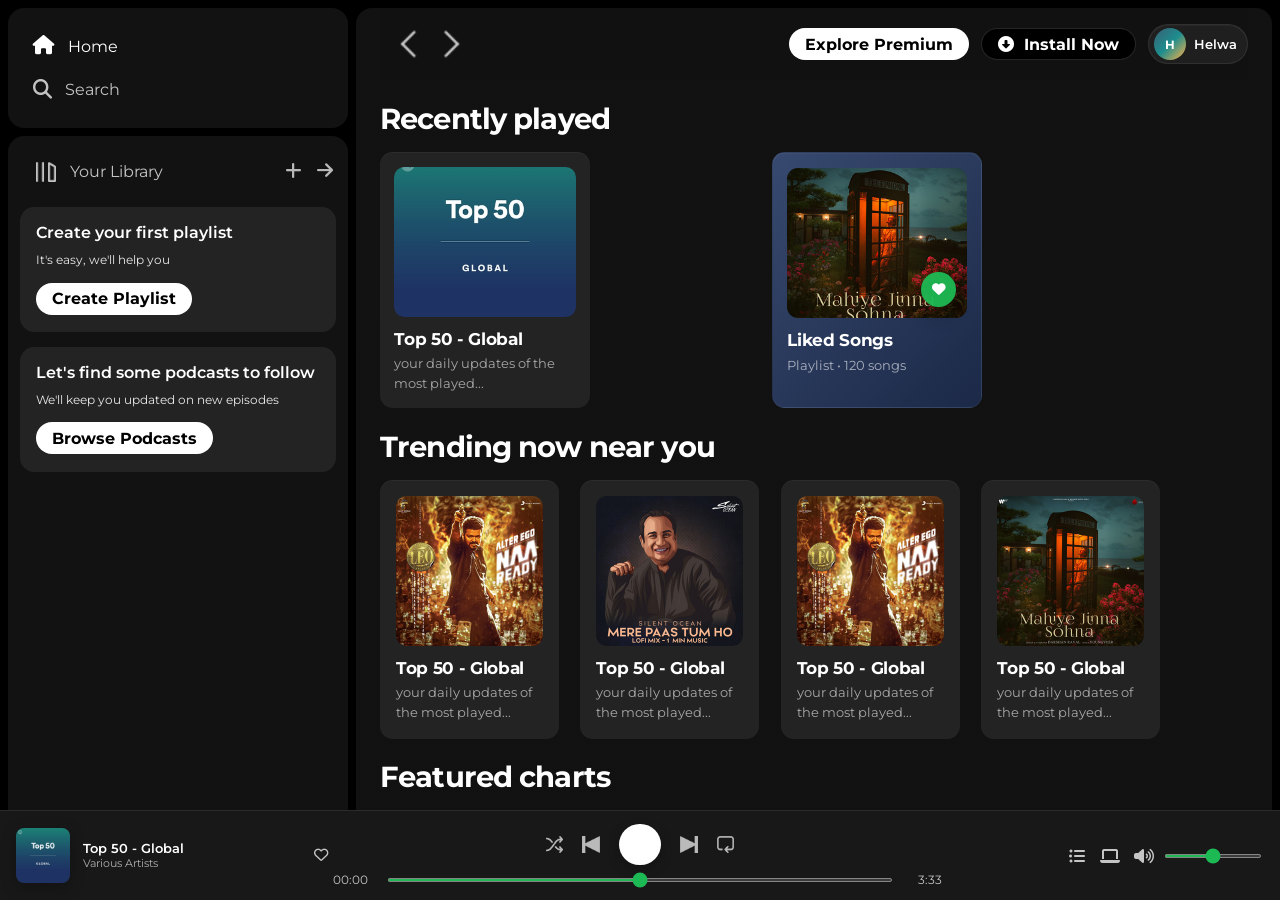
<file: index.html>
<!DOCTYPE html>
<html lang="en">
<head>
    <meta charset="UTF-8">
    <meta name="viewport" content="width=device-width, initial-scale=1.0">
    <meta http-equiv="refresh" content="0; url=Spotify.html">
    <title>Spotify Web Player</title>
</head>
<body>
    <p><a href="Spotify.html">Open the Spotify clone</a></p>
</body>
</html>
</file>
<file: spotify.css>
:root {
    --bg: #000000;
    --panel: #121212;
    --panel-2: #181818;
    --panel-3: #232323;
    --muted: #b3b3b3;
    --white: #ffffff;
    --green: #1db954;
    --green-strong: #1ed760;
}

* {
    box-sizing: border-box;
}

html {
    scroll-behavior: smooth;
}

body{
    font-family: "Montserrat", sans-serif;
    margin: 0;
    background-color: var(--bg);
    color: var(--white);
    overflow: hidden;
}

img {
    max-width: 100%;
    display: block;
}

button, input {
    font: inherit;
}

.main{  
    display: flex;
    height: 100vh;
    padding: 0.5rem;
    gap: 0.5rem;
}

.sidebar{
   background-color: var(--bg);
   width: 340px;
   border-radius: 1rem;
   display: flex;
   flex-direction: column;
   gap: 0.5rem;
}

.main-content{
    background: linear-gradient(180deg, rgba(18,18,18,0.98), rgba(18,18,18,0.96));
    flex: 1;
    overflow: auto;
    padding: 0 1.5rem 6rem 1.5rem;
    border-radius: 1rem;
}

.music-player{
   background-color: var(--panel-2);
   position: fixed;
   bottom: 0;
   width: 100%;
   height: 90px;
   padding: 0.75rem 1rem;
   box-sizing: border-box;
   border-top: 1px solid rgba(255,255,255,0.08);
   display: flex;
   justify-content: space-between;
   align-items: center;
}

 a{
   text-decoration: none;
   color: var(--white);
 }

.nav{
    background-color: var(--panel);
    border-radius: 1rem;
    display: flex;
    flex-direction: column;
    justify-content: center;
    height: 120px;
    padding: 0.5rem 0.75rem;
    gap: 0.35rem;
}

.nav-option{
    display: flex;
    align-items: center;
    gap: 0.85rem;
    padding: 0.6rem 0.8rem;
    border-radius: 0.7rem;
    opacity: 0.75;
    transition: opacity 0.2s ease, background 0.2s ease;
}

.nav-option i{
    font-size: 1.2rem;
}

.nav-option a{
    font-size: 1rem;
    margin-left: 0;
}

.nav-option:hover{
    opacity: 1;
    background: rgba(255,255,255,0.03);
}

.library{
    background-color: var(--panel);
    border-radius: 1rem;
    flex: 1;
    margin-top: 0;
    padding: 0.5rem 0.75rem 1rem;
}

.options {
    display: flex;
    justify-content: space-between;
    align-items: center;
    padding: 0.5rem 0.2rem;
}

.lib-option img{
 height: 1.25rem;
 width: 1.25rem;
}

.icons{ 
    font-size: 1.15rem;
    display: flex;
    align-items: center;
    gap: 0.9rem;
}

.icons i{
    opacity: 0.7;
}

.icons i:hover{
    opacity: 1;
}

.lib-box {
    display: flex;
    flex-direction: column;
    gap: 0.9rem;
    margin-top: 0.5rem;
}

.box{
    height: auto;
    background-color: var(--panel-3);
    border-radius: 0.9rem;
    padding: 1rem 1rem 1.1rem;
}

.box-p1{
    font-size: 1rem;
    font-weight: 600;
    margin: 0 0 0.55rem;
}

.box-p2{
    font-size: 0.78rem;
    opacity: 0.9;
    margin: 0 0 0.9rem;
    line-height: 1.4;
}

.badge{
    background-color: white;
    border: none;
    border-radius: 100px;
    padding: 0.25rem 1rem ;
    font-weight: 700;
    height: 2rem;
    width: fit-content;
    cursor: pointer;
    transition: transform 0.2s ease, opacity 0.2s ease;
}

.badge:hover {
    transform: scale(1.02);
}

.dark-badge{
background-color: #000;
color: white;
border: 1px solid rgba(255,255,255,0.15);
}

.sticky-nav{
    position: sticky;
    top: 0;
    background-color: rgba(18, 18, 18, 0.92);
    display: flex;
    justify-content: space-between;
    align-items: center;
    padding: 1rem 0 1rem 0;
    z-index: 10;
    backdrop-filter: blur(8px);
}

.sticky-nav-icons{
    margin-left: 0.75rem;
    display: flex;
    align-items: center;
    gap: 0.75rem;
}

.sticky-nav-icons img {
    width: 2rem;
    height: 2rem;
    opacity: 0.8;
}

.sticky-nav-options{
    display: flex;
    justify-content: center;
    align-items: center;
    gap: 0.75rem;
    flex-wrap: wrap;
}

.profile-pill {
    display: inline-flex;
    align-items: center;
    gap: 0.55rem;
    background: rgba(255,255,255,0.06);
    border: 1px solid rgba(255,255,255,0.08);
    padding: 0.2rem 0.6rem 0.2rem 0.3rem;
    border-radius: 999px;
    box-shadow: inset 0 1px 0 rgba(255,255,255,0.04);
}

.profile-avatar {
    width: 2rem;
    height: 2rem;
    border-radius: 50%;
    background: linear-gradient(135deg, #3a5f72, #1d8d8e, #ffb347);
    display: grid;
    place-items: center;
    font-size: 0.75rem;
    font-weight: 700;
    color: #fff;
}

.profile-name {
    font-size: 0.82rem;
    font-weight: 600;
    color: #fff;
}

.sticky-nav-options button{
    margin-right: 0;
}

.nav-items{
    margin-right: 1rem;
}

h2 {
    font-size: clamp(1.8rem, 2vw, 2.5rem);
    margin: 1.3rem 0 1rem;
    font-weight: 700;
    letter-spacing: -0.03em;
}

@media (max-width: 1000px) {
    .hide {
        display: none;
    }
}

@media (max-width: 768px) {
    body {
        overflow: auto;
    }

    .main {
        flex-direction: column;
        height: auto;
        min-height: 100vh;
        padding: 0.5rem;
    }

    .sidebar {
        width: 100%;
        margin-right: 0;
        margin-bottom: 0.5rem;
    }

    .main-content {
        overflow: visible;
        padding: 0 1rem 6rem;
    }

    .recent-cards {
        grid-template-columns: 1fr;
        max-width: 100%;
    }

    .recent-card {
        width: 100%;
        max-width: 100%;
        justify-self: stretch;
    }

    .music-player {
        position: static;
        width: 100%;
        height: auto;
        padding: 0.75rem 1rem 1rem;
    }
}

.recent-cards {
    display: grid;
    grid-template-columns: repeat(auto-fit, minmax(180px, 1fr));
    gap: 1.5rem;
    margin-top: 1rem;
    max-width: 760px;
}
.card{
    background-color: #232323;
    width: 100%;
    border-radius: 0.8rem;
    padding: 1rem;
    margin-left: 0;
    margin-top: 0;
    transition: transform 0.2s ease, background-color 0.2s ease;
    box-shadow: inset 0 1px 0 rgba(255,255,255,0.04);
    cursor: pointer;
}
.card:hover {
    background-color: #2d2d2d;
    transform: translateY(-2px);
}
.recent-card {
    width: 100%;
    max-width: 210px;
    padding: 0.9rem;
    justify-self: start;
}
.liked-card {
    background: linear-gradient(135deg, rgba(58, 77, 117, 0.95), rgba(29, 43, 75, 0.95));
    border: 1px solid rgba(255, 255, 255, 0.04);
}
.liked-cover {
    position: relative;
    display: block;
    margin-bottom: 0.8rem;
}
.liked-cover .card-img {
    width: 100%;
    height: 150px;
    object-fit: cover;
    display: block;
    border-radius: 0.7rem;
}
.heart-badge {
    position: absolute;
    right: 0.65rem;
    bottom: 0.65rem;
    width: 2.2rem;
    height: 2.2rem;
    border-radius: 50%;
    background: rgba(29, 185, 84, 0.95);
    display: flex;
    align-items: center;
    justify-content: center;
    box-shadow: 0 8px 18px rgba(0,0,0,0.25);
}
.heart-badge i {
    font-size: 0.85rem;
    color: white;
}
.cards-container{
    display: grid;
    grid-template-columns: repeat(auto-fit, minmax(170px, 1fr));
    gap: 1.35rem;
    margin-top: 1rem;
    max-width: 780px;
}
.card-img{
    width: 100%;
    height: 150px;
    object-fit: cover;
    border-radius:0.65rem ;
    display: block;
}
.card-title{
    font-weight: 700;
    margin: 0.75rem 0 0.35rem 0;
    font-size: 1.05rem;
    letter-spacing: -0.02em;
}
.card-info{
    font-size: 0.82rem;
    opacity: 0.6;
    margin: 0;
    line-height: 1.5;
}
.footer{
    height: 300px;
    display: flex;
    align-items:center;
    justify-content: center;
}
.line{
    width: 90%;
    height: 50%;
    border-top:1px solid white;
    opacity: 0.4;

}
.album-info {
    width: 25%;
    display: flex;
    align-items: center;
    gap: 0.8rem;
    min-width: 0;
}

.now-playing-cover {
    width: 3.4rem;
    height: 3.4rem;
    border-radius: 0.5rem;
    object-fit: cover;
    box-shadow: 0 4px 15px rgba(0,0,0,0.25);
}

.track-meta {
    display: flex;
    flex-direction: column;
    min-width: 0;
}

.track-title {
    font-size: 0.82rem;
    font-weight: 600;
    white-space: nowrap;
    overflow: hidden;
    text-overflow: ellipsis;
}

.track-artist {
    font-size: 0.68rem;
    color: rgba(255,255,255,0.65);
    white-space: nowrap;
    overflow: hidden;
    text-overflow: ellipsis;
}

.heart-mini {
    margin-left: auto;
    color: rgba(255,255,255,0.75);
    font-size: 0.9rem;
}

.player{
    width: 50%;
    display: flex;
    flex-direction: column;
    align-items: center;
    justify-content: center;
    gap: 0.5rem;
}

.controls{
    width: 25%;
    display: flex;
    justify-content: flex-end;
    align-items: center;
    gap: 0.9rem;
    color: rgba(255,255,255,0.75);
}

.volume-wrap {
    display: flex;
    align-items: center;
    gap: 0.5rem;
    width: 130px;
}

.volume-bar,
.progress-bar {
    accent-color: #1db954;
    cursor: pointer;
}

.volume-bar {
    width: 100%;
    height: 4px;
}

.playback-bar {
    display: flex;
    align-items: center;
    gap: 0.75rem;
    width: 100%;
}

.curr-time,
.tot-time {
    min-width: 2.8rem;
    font-size: 0.72rem;
    color: rgba(255, 255, 255, 0.75);
    text-align: center;
}

.progress-bar {
    flex: 1;
    height: 4px;
}

.player-controls{
    display: flex;
    justify-content: center;
    align-items: center;
    gap: 1.2rem;
}

.player-control-icon{
    height: 1rem;
    opacity: 0.7;
    transition: opacity 0.2s ease;
}

.player-control-icon--small {
    width: 1.1rem;
    height: 1.1rem;
}

.player-control-icon--play {
    width: 2.6rem;
    height: 2.6rem;
    opacity: 1;
    background: #ffffff;
    border-radius: 50%;
    padding: 0.55rem;
    box-shadow: 0 4px 12px rgba(0,0,0,0.25);
}

.player-control-icon:hover {
    opacity: 1;
}

@media (max-width: 768px) {
    .album-info {
        width: 100%;
    }

    .player {
        width: 100%;
    }

    .controls {
        width: 100%;
        justify-content: center;
    }

    .music-player {
        flex-direction: column;
        gap: 0.7rem;
        height: auto;
    }

    .sticky-nav-options {
        width: 100%;
        justify-content: flex-end;
    }
}
</file>
